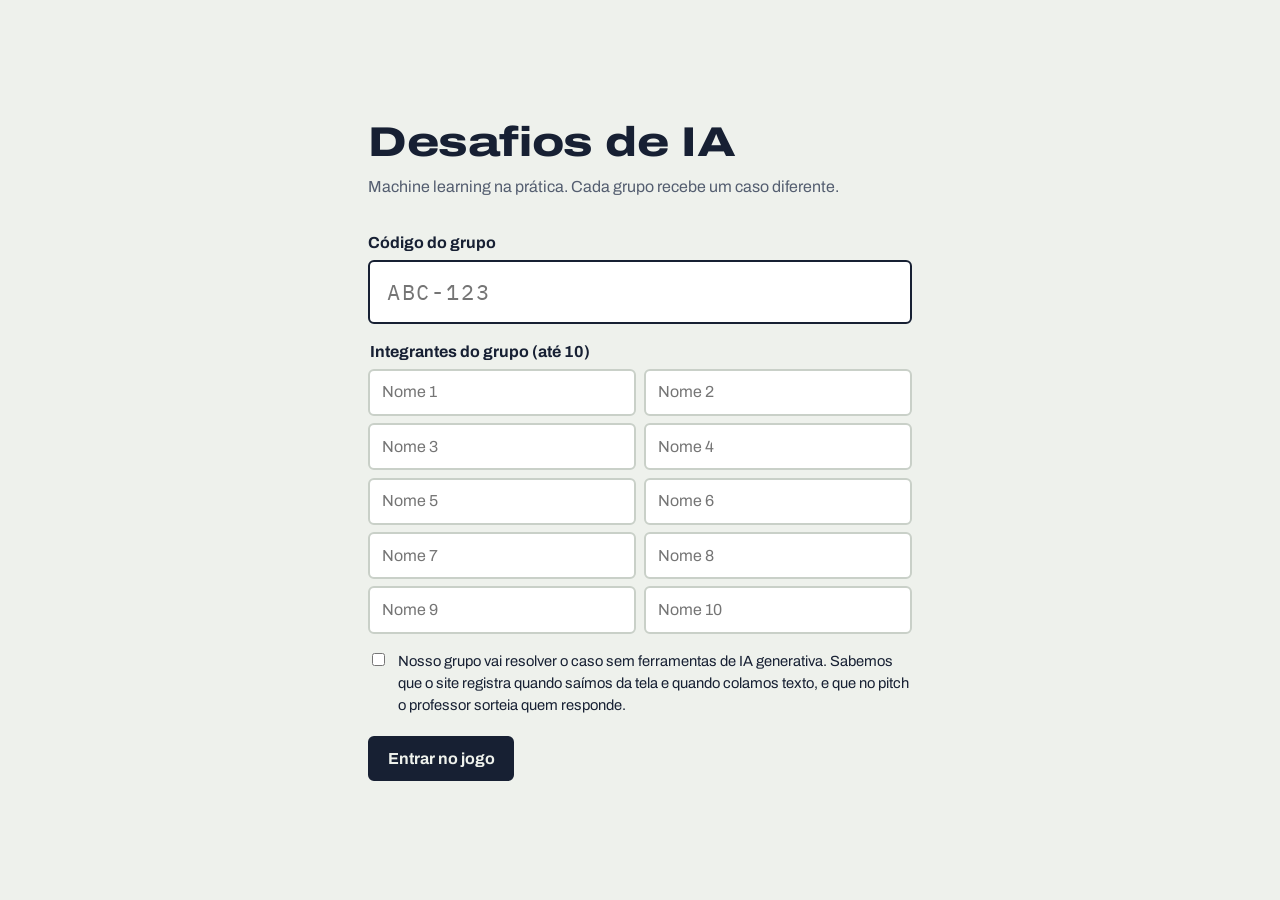
<file: site/index.html>
<!DOCTYPE html>
<html lang="pt-BR">
<head>
<meta charset="utf-8">
<meta name="viewport" content="width=device-width, initial-scale=1">
<meta name="robots" content="noindex">
<title>Desafios de IA</title>
<link rel="preconnect" href="https://fonts.googleapis.com">
<link rel="preconnect" href="https://fonts.gstatic.com" crossorigin>
<link href="https://fonts.googleapis.com/css2?family=Archivo:wdth,wght@100..125,400..800&family=IBM+Plex+Mono:wght@400;600&display=swap" rel="stylesheet">
<link rel="icon" href="data:image/svg+xml,%3Csvg xmlns=%22http://www.w3.org/2000/svg%22 viewBox=%220 0 32 32%22%3E%3Crect width=%2232%22 height=%2232%22 rx=%226%22 fill=%22%23172033%22/%3E%3Crect x=%227%22 y=%229%22 width=%2218%22 height=%2214%22 rx=%222%22 fill=%22%23F4C430%22/%3E%3C/svg%3E">
<link rel="stylesheet" href="assets/estilo.css">
</head>
<body>
<div id="app"></div>
<script src="assets/config.js"></script>
<script src="assets/stats.js"></script>
<script src="assets/comum.js"></script>
<script src="assets/aluno.js"></script>
</body>
</html>
</file>
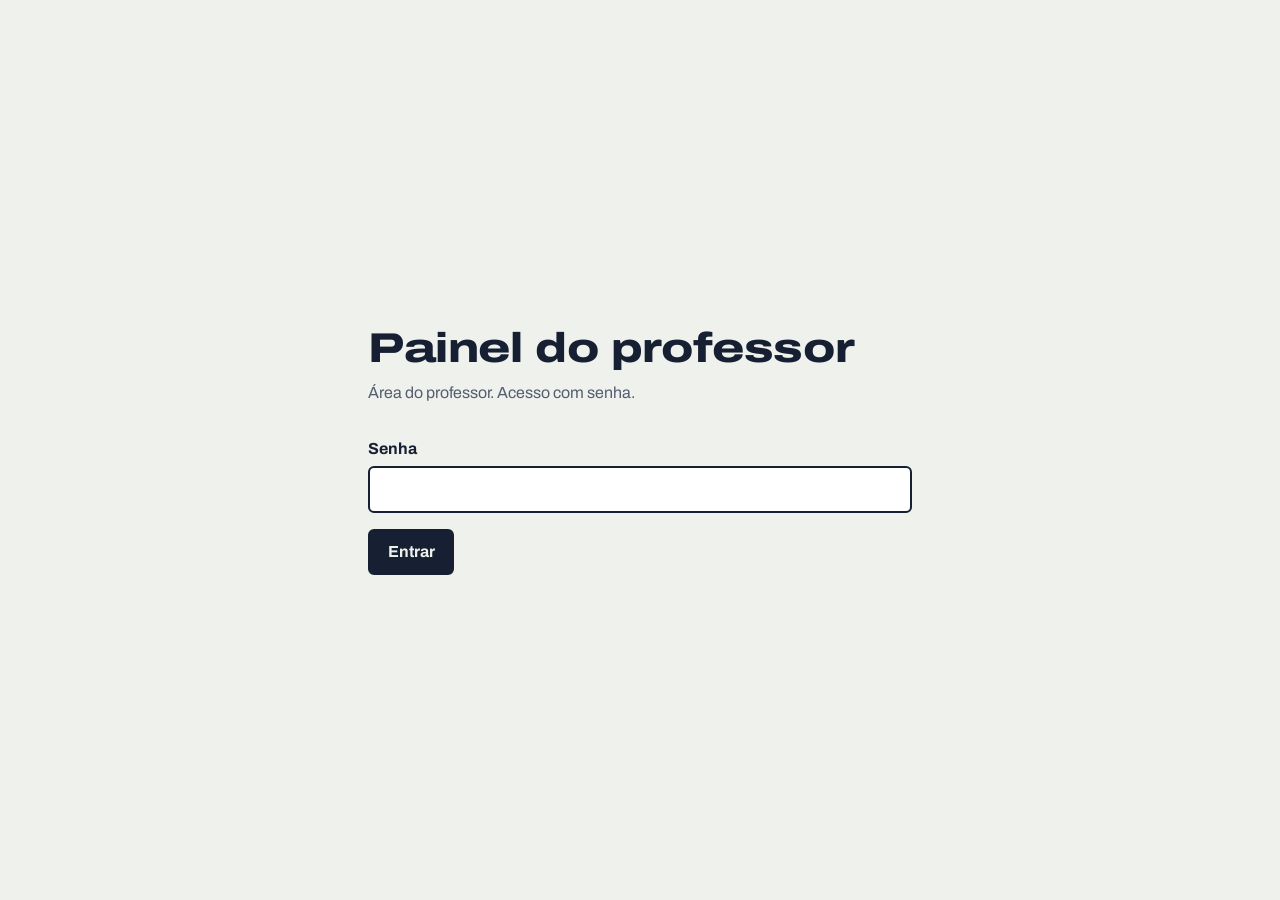
<file: site/professor/index.html>
<!DOCTYPE html>
<html lang="pt-BR">
<head>
<meta charset="utf-8">
<meta name="viewport" content="width=device-width, initial-scale=1">
<meta name="robots" content="noindex">
<title>Painel do professor</title>
<link rel="preconnect" href="https://fonts.googleapis.com">
<link rel="preconnect" href="https://fonts.gstatic.com" crossorigin>
<link href="https://fonts.googleapis.com/css2?family=Archivo:wdth,wght@100..125,400..800&family=IBM+Plex+Mono:wght@400;600&display=swap" rel="stylesheet">
<link rel="icon" href="data:image/svg+xml,%3Csvg xmlns=%22http://www.w3.org/2000/svg%22 viewBox=%220 0 32 32%22%3E%3Crect width=%2232%22 height=%2232%22 rx=%226%22 fill=%22%23172033%22/%3E%3Crect x=%227%22 y=%229%22 width=%2218%22 height=%2214%22 rx=%222%22 fill=%22%23F4C430%22/%3E%3C/svg%3E">
<link rel="stylesheet" href="../assets/estilo.css">
</head>
<body>
<div id="app"></div>
<script>window.DESAFIOS_BASE = '../';</script>
<script src="../assets/config.js"></script>
<script src="../assets/stats.js"></script>
<script src="../assets/comum.js"></script>
<script src="../assets/telao.js"></script>
<script src="../assets/professor.js"></script>
</body>
</html>
</file>
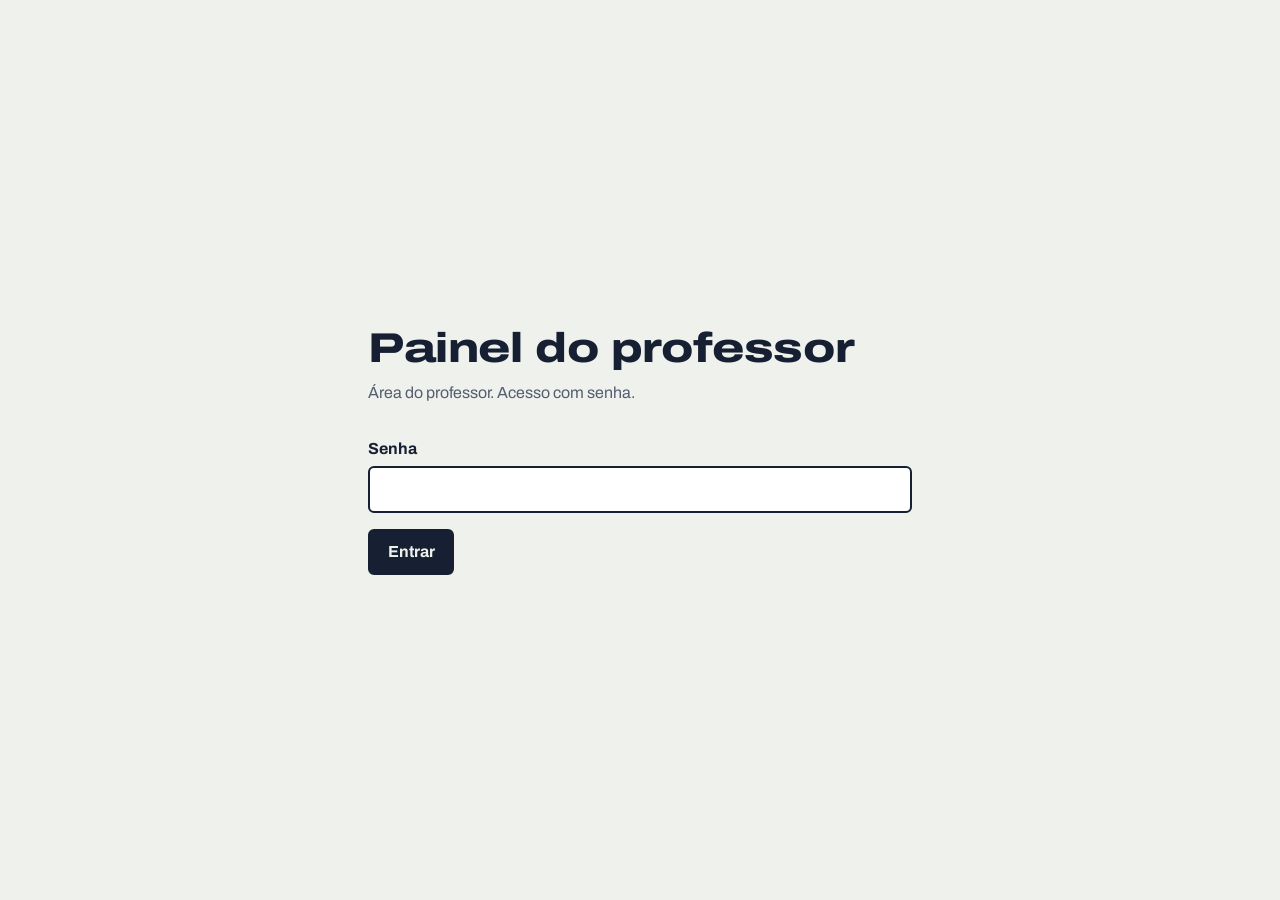
<file: site/professor.html>
<!DOCTYPE html>
<html lang="pt-BR">
<head>
<meta charset="utf-8">
<meta name="viewport" content="width=device-width, initial-scale=1">
<meta name="robots" content="noindex">
<title>Painel do professor</title>
<link rel="preconnect" href="https://fonts.googleapis.com">
<link rel="preconnect" href="https://fonts.gstatic.com" crossorigin>
<link href="https://fonts.googleapis.com/css2?family=Archivo:wdth,wght@100..125,400..800&family=IBM+Plex+Mono:wght@400;600&display=swap" rel="stylesheet">
<link rel="icon" href="data:image/svg+xml,%3Csvg xmlns=%22http://www.w3.org/2000/svg%22 viewBox=%220 0 32 32%22%3E%3Crect width=%2232%22 height=%2232%22 rx=%226%22 fill=%22%23172033%22/%3E%3Crect x=%227%22 y=%229%22 width=%2218%22 height=%2214%22 rx=%222%22 fill=%22%23F4C430%22/%3E%3C/svg%3E">
<link rel="stylesheet" href="assets/estilo.css">
</head>
<body>
<div id="app"></div>
<script src="assets/config.js"></script>
<script src="assets/stats.js"></script>
<script src="assets/comum.js"></script>
<script src="assets/professor.js"></script>
</body>
</html>
</file>
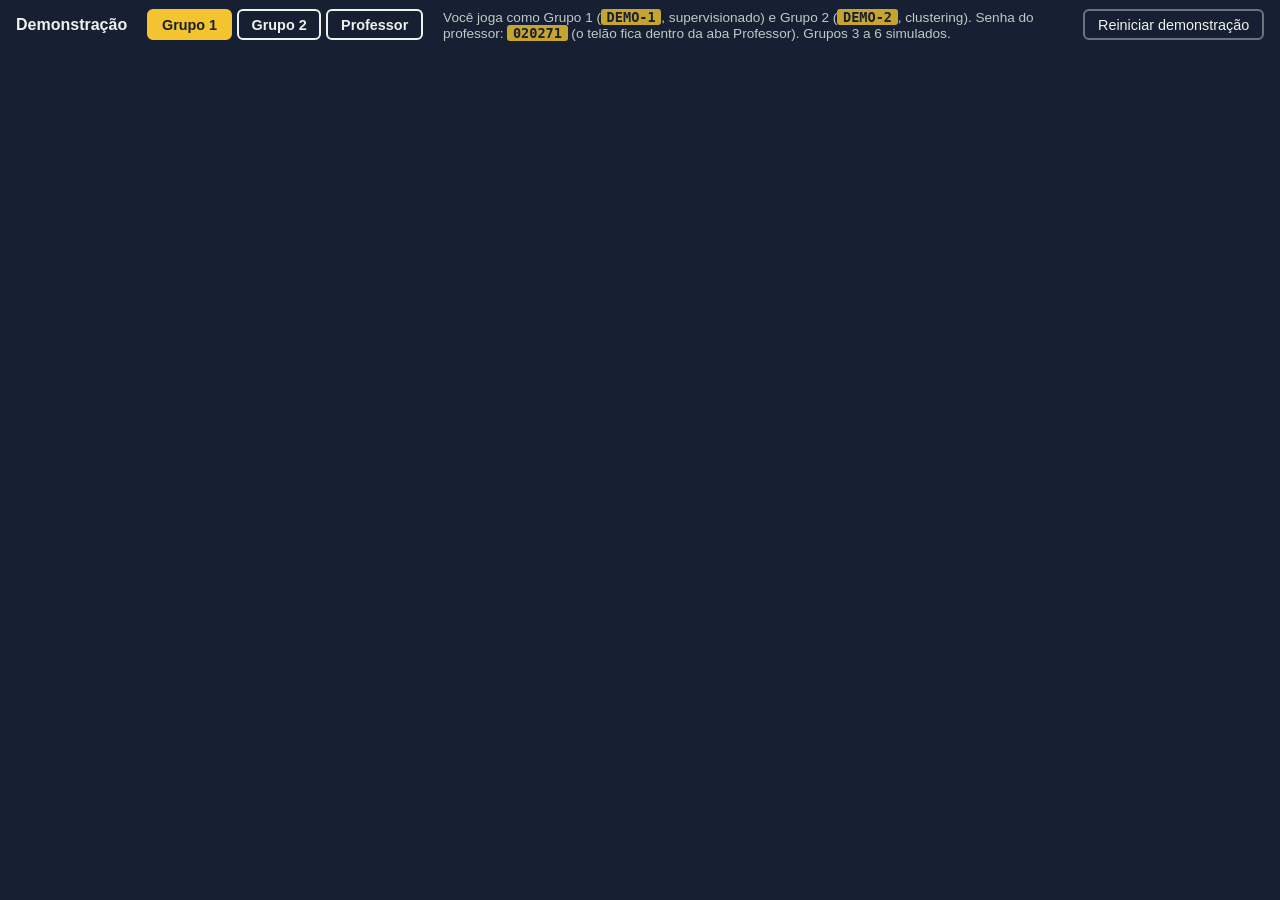
<file: tools/demo-shell.html>
<!DOCTYPE html>
<html lang="pt-BR">
<head>
<meta charset="utf-8">
<meta name="viewport" content="width=device-width, initial-scale=1">
<title>Desafios de IA: demonstração</title>
<style>
  html, body { margin: 0; height: 100%; font-family: "Archivo", "Helvetica Neue", Arial, sans-serif; background: #172033; color: #EEF1EC; }
  .barra { display: flex; flex-wrap: wrap; align-items: center; gap: .5rem 1.25rem; padding: .55rem 1rem; }
  .barra b { font-size: 1rem; }
  .barra .info { font-size: .85rem; opacity: .8; flex: 1; min-width: 16rem; }
  .barra code { background: #F4C430; color: #172033; padding: 0 .35rem; border-radius: 3px; font-weight: 700; }
  .abas { display: flex; gap: .3rem; }
  .abas button, .reiniciar { font: inherit; font-weight: 700; font-size: .9rem; border: 2px solid #EEF1EC; background: transparent; color: #EEF1EC; padding: .35rem .8rem; border-radius: 6px; cursor: pointer; }
  .abas button[aria-selected=true] { background: #F4C430; border-color: #F4C430; color: #172033; }
  .reiniciar { border-color: rgba(238,241,236,.4); font-weight: 400; }
  .quadros { position: absolute; top: 3.2rem; left: 0; right: 0; bottom: 0; }
  iframe { position: absolute; inset: 0; width: 100%; height: 100%; border: 0; background: #EEF1EC; }
  iframe[hidden] { display: block; visibility: hidden; }
  @media (max-width: 760px) { .quadros { top: 6rem; } }
</style>
</head>
<body>
<div class="barra">
  <b>Demonstração</b>
  <div class="abas" role="tablist" id="abas">
    <button role="tab" aria-selected="true" data-aba="aluno1">Grupo 1</button>
    <button role="tab" aria-selected="false" data-aba="aluno2">Grupo 2</button>
    <button role="tab" aria-selected="false" data-aba="professor">Professor</button>
  </div>
  <span class="info">Você joga como Grupo 1 (<code>DEMO-1</code>, supervisionado) e Grupo 2 (<code>DEMO-2</code>, clustering). Senha do professor: <code>020271</code> (o telão fica dentro da aba Professor). Grupos 3 a 6 simulados.</span>
  <button class="reiniciar" type="button" id="reiniciar">Reiniciar demonstração</button>
</div>
<div class="quadros" id="quadros"></div>
<script>/*__STATS__*/</script>
<script>/*__CORE__*/</script>
<script>/*__DADOS__*/</script>
<script>
(function () {
  try { ['desafios.sessao.aluno1', 'desafios.sessao.aluno2', 'desafios.professor'].forEach(function (k) { localStorage.removeItem(k); }); } catch (e) {}
  var ids = Object.keys(CASOS_COMPLETOS);
  /* Um caso diferente por grupo, alternando supervisionado e clustering */
  var preferidos = ['fuga-silenciosa', 'tamanho-unico', 'sinistro-perfeito', 'lojas-sem-perfil', 'patrocinador-fantasma', 'assinantes-invisiveis'];
  var sup = ids.filter(function (id) { return CASOS_COMPLETOS[id]._modelo.tipo !== 'agrupamento'; });
  var agr = ids.filter(function (id) { return CASOS_COMPLETOS[id]._modelo.tipo === 'agrupamento'; });
  var ordem = preferidos.filter(function (id) { return CASOS_COMPLETOS[id]; });
  for (var i = 0; ordem.length < 6; i++) ordem.push((i % 2 ? agr : sup)[Math.floor(i / 2) % (i % 2 ? agr : sup).length] || ids[0]);
  var grupos = ordem.slice(0, 6).map(function (caso, i) { return { codigo: 'DEMO-' + (i + 1), nome: 'Grupo ' + (i + 1), caso: caso }; });
  var SENHA = '020271', mem = {};
  var store = { get: function (k) { return mem[k] ? JSON.parse(mem[k]) : null; }, set: function (k, v) { mem[k] = JSON.stringify(v); }, del: function (k) { delete mem[k]; } };
  window.DEMO_CASOS_PUBLICOS = DEMO_CASOS_PUBLICOS;
  var S = ServerCore.create({ store: store, casos: CASOS_COMPLETOS, config: { chaveProfessor: SENHA, grupos: grupos } });
  /* Antes de o professor mudar de fase, os grupos simulados que ainda não jogaram jogam na hora. */
  window.DEMO_SERVIDOR = { handle: function (req) { if (req && req.acao === 'prof_fase' && req.chave === SENHA) jogarPendentes(); return S.handle(req); } };

  /* ----- Grupos simulados ----- */
  var perfis = {
    'DEMO-3': { p: 0.85, ruim: true, compra: ['m1', 'm2'], membros: ['Larissa', 'Otávio', 'Beatriz'] },
    'DEMO-4': { p: 0.6, ruim: false, escalaErrada: true, compra: ['m4'], membros: ['Rafael', 'Júlia', 'Henrique', 'Sofia'] },
    'DEMO-5': { p: 0.9, ruim: false, compra: ['m1'], membros: ['Camila', 'Diego'] },
    'DEMO-6': { p: 0.75, ruim: true, compra: ['m2'], membros: ['Paula', 'Tiago', 'Renata'] }
  };
  var agenda = {};
  function casoDe(c) { return CASOS_COMPLETOS[grupos.filter(function (g) { return g.codigo === c; })[0].caso]; }
  function sorte(p) { return Math.random() < p; }
  function melhor(gab) { return Object.keys(gab).reduce(function (a, b) { return gab[b] > gab[a] ? b : a; }); }
  function escolher(gab, p) {
    var m = melhor(gab), outros = Object.keys(gab).filter(function (x) { return x !== m; });
    return sorte(p) ? m : outros[Math.floor(Math.random() * outros.length)];
  }
  function respostasBot(codigo, faseId) {
    var pf = perfis[codigo], caso = casoDe(codigo), fase = caso.fases.filter(function (f) { return f.id === faseId; })[0], R = {};
    var est = S.handle({ acao: 'estado', codigo: codigo }), cen = null;
    if (est.evento) Object.keys(caso._evento).forEach(function (k) { if (caso._evento[k].titulo === est.evento.titulo) cen = k; });
    var bons = caso.caixas[0].id, ruins = caso.caixas[1].id;
    fase.itens.forEach(function (it) {
      if (it.tipo === 'escolha') {
        var gab = it._gabarito || (cen ? caso._evento[cen]._gabarito[it.id] : null);
        if (gab) R[it.id] = escolher(gab, pf.p);
        if (pf.escalaErrada && caso._modelo.padroniza && it.id === caso._modelo.padroniza.item) R[it.id] = 'a';
      } else if (it.tipo === 'texto') R[it.id] = 'Resposta do grupo simulado.';
      else if (it.tipo === 'cartas') {
        var m = {}, caixas = caso.caixas.map(function (c) { return c.id; });
        it.cartas.forEach(function (c) { m[c.id] = sorte(pf.p) ? c._gabarito : caixas[Math.floor(Math.random() * 4)]; if (c._gabarito === ruins && m[c.id] === bons) m[c.id] = 'descartar'; });
        if (pf.ruim) { var armadilha = it.cartas.filter(function (c) { return c._gabarito === ruins; })[0]; if (armadilha) m[armadilha.id] = bons; }
        R[it.id] = m;
      } else if (it.tipo === 'simulador') R[it.id] = { pct: pf.p > 0.7 ? 3 + Math.round(Math.random() * 5) : 10 + Math.round(Math.random() * 12) };
      else if (it.tipo === 'agrupamento') R[it.id] = { k: Number(escolher(it._gabarito, pf.p)) };
    });
    return R;
  }
  function jogar(codigo, faseId) {
    var R = respostasBot(codigo, faseId);
    if (faseId === 'f2') perfis[codigo].compra.forEach(function (id) { S.handle({ acao: 'comprar', codigo: codigo, fonteId: id }); });
    if (faseId === 'f3') S.handle({ acao: 'treinar', codigo: codigo, respostas: R });
    S.handle({ acao: 'enviar', codigo: codigo, faseId: faseId, respostas: R });
  }
  function executar(k, c, fid) {
    var a = agenda[k]; if (!a || a.feito) return;
    a.feito = true; clearTimeout(a.t);
    try { jogar(c, fid); } catch (e) {}
  }
  function faseAtual() { return ServerCore.FASES[S.handle({ acao: 'prof_placar', chave: SENHA }).fase]; }
  function jogarPendentes() {
    var fid = faseAtual();
    if (['f1', 'f2', 'f3', 'evento'].indexOf(fid) < 0) return;
    Object.keys(perfis).forEach(function (c) { if (!agenda[c + fid]) agenda[c + fid] = { c: c, f: fid }; executar(c + fid, c, fid); });
  }
  setInterval(function () {
    var fid = faseAtual();
    if (['f1', 'f2', 'f3', 'evento'].indexOf(fid) < 0) return;
    Object.keys(perfis).forEach(function (c) {
      var k = c + fid;
      if (agenda[k]) return;
      agenda[k] = { t: setTimeout(function () { executar(k, c, fid); }, 5000 + Math.random() * 20000), c: c, f: fid };
    });
  }, 1500);
  Object.keys(perfis).forEach(function (c, i) {
    setTimeout(function () { S.handle({ acao: 'entrar', codigo: c, membros: perfis[c].membros }); }, 1500 + i * 1700);
  });

  /* ----- Abas ----- */
  var quadros = document.getElementById('quadros'), abas = document.getElementById('abas'), ifr = {};
  function criar(nome, pagina, nomeJanela) {
    var f = document.createElement('iframe');
    f.title = nome; f.name = nomeJanela || nome; f.srcdoc = PAGINAS[pagina]; f.hidden = true;
    quadros.appendChild(f); ifr[nome] = f;
    return f;
  }
  function mostrar(nome) {
    abas.querySelectorAll('[data-aba]').forEach(function (x) { x.setAttribute('aria-selected', x.dataset.aba === nome ? 'true' : 'false'); });
    for (var k in ifr) ifr[k].hidden = k !== nome;
  }
  criar('aluno1', 'aluno'); criar('aluno2', 'aluno'); criar('professor', 'professor');
  abas.addEventListener('click', function (e) { var b = e.target.closest('[data-aba]'); if (b) mostrar(b.dataset.aba); });
  window.DEMO_ESPIAR = function (codigo, nome) {
    var id = 'espiar-' + codigo;
    if (!ifr[id]) {
      criar(id, 'espiar', 'espiar:' + codigo);
      var b = document.createElement('button');
      b.setAttribute('role', 'tab'); b.dataset.aba = id; b.textContent = 'Tela do ' + nome;
      abas.appendChild(b);
    }
    mostrar(id);
  };
  mostrar('aluno1');
  document.getElementById('reiniciar').addEventListener('click', function () { location.reload(); });
})();
</script>
</body>
</html>
</file>
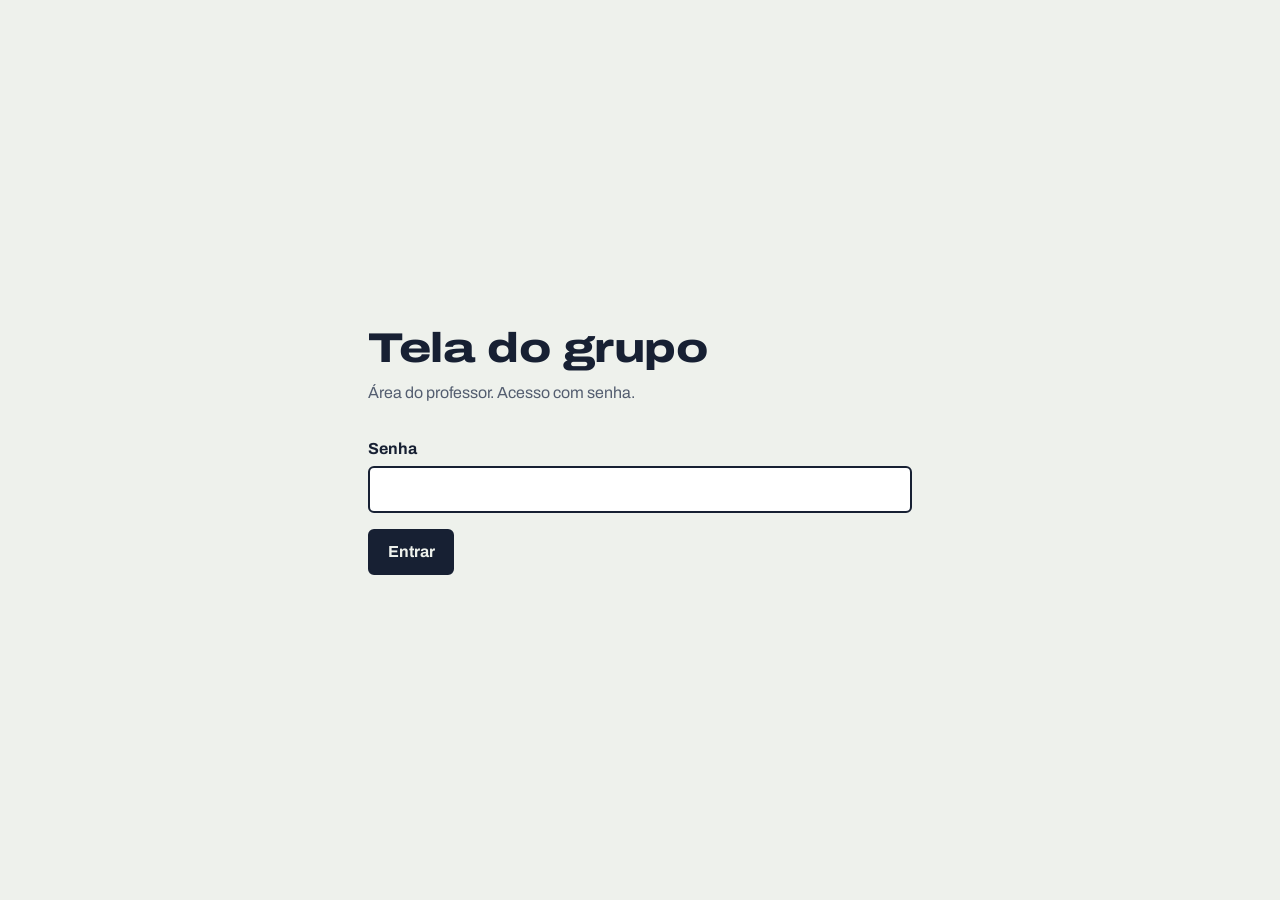
<file: site/professor/grupo.html>
<!DOCTYPE html>
<html lang="pt-BR">
<head>
<meta charset="utf-8">
<meta name="viewport" content="width=device-width, initial-scale=1">
<meta name="robots" content="noindex">
<title>Tela do grupo</title>
<link rel="preconnect" href="https://fonts.googleapis.com">
<link rel="preconnect" href="https://fonts.gstatic.com" crossorigin>
<link href="https://fonts.googleapis.com/css2?family=Archivo:wdth,wght@100..125,400..800&family=IBM+Plex+Mono:wght@400;600&display=swap" rel="stylesheet">
<link rel="icon" href="data:image/svg+xml,%3Csvg xmlns=%22http://www.w3.org/2000/svg%22 viewBox=%220 0 32 32%22%3E%3Crect width=%2232%22 height=%2232%22 rx=%226%22 fill=%22%23172033%22/%3E%3Crect x=%227%22 y=%229%22 width=%2218%22 height=%2214%22 rx=%222%22 fill=%22%23F4C430%22/%3E%3C/svg%3E">
<link rel="stylesheet" href="../assets/estilo.css">
</head>
<body>
<div id="app"></div>
<script>window.DESAFIOS_BASE = '../'; window.DESAFIOS_ESPIAR = true;</script>
<script src="../assets/config.js"></script>
<script src="../assets/stats.js"></script>
<script src="../assets/comum.js"></script>
<script src="../assets/aluno.js"></script>
</body>
</html>
</file>
<file: site/assets/estilo.css>
/* Desafios de IA: estilo comum das três telas */
:root {
  --papel: #EEF1EC;
  --papel-2: #E2E7E1;
  --cartao: #FFFFFF;
  --tinta: #172033;
  --grafite: #545E70;
  --linha: #C9D0C8;
  --marca: #F4C430;
  --marca-suave: #FBEBB0;
  --feature: #1E7F6E;
  --vazamento: #C2412D;
  --sensivel: #6A4C9C;
  --descartar: #7D838D;
  --ok: #1E7F6E;
  --erro: #B3261E;
  --raio: 6px;
  --sans: "Archivo", "Helvetica Neue", Arial, sans-serif;
  --mono: "IBM Plex Mono", ui-monospace, Menlo, Consolas, monospace;
}
* { box-sizing: border-box; }
html, body { margin: 0; }
body { font-family: var(--sans); color: var(--tinta); background: var(--papel); font-size: 16px; line-height: 1.5; -webkit-font-smoothing: antialiased; }
h1, h2, h3 { font-stretch: 125%; font-weight: 800; letter-spacing: -0.01em; line-height: 1.15; margin: 0 0 .5em; }
h1 { font-size: 2rem; } h2 { font-size: 1.4rem; } h3 { font-size: 1.05rem; }
p { margin: 0 0 .8em; }
button, input, textarea, select { font: inherit; color: inherit; }
button { cursor: pointer; }
:focus-visible { outline: 3px solid var(--marca); outline-offset: 2px; }
.mono { font-family: var(--mono); }
.oculto { display: none !important; }
.sr { position: absolute; width: 1px; height: 1px; overflow: hidden; clip: rect(0 0 0 0); }

/* Botões */
.btn { border: 2px solid var(--tinta); background: var(--cartao); padding: .55em 1.1em; border-radius: var(--raio); font-weight: 700; transition: background .15s; }
.btn:hover { background: var(--papel-2); }
.btn:disabled { opacity: .45; cursor: not-allowed; }
.btn-forte { background: var(--tinta); color: var(--papel); }
.btn-forte:hover { background: #24304a; }
.btn-marca { background: var(--marca); border-color: var(--tinta); }
.btn-marca:hover { background: #f7d156; }
.btn-perigo { border-color: var(--erro); color: var(--erro); }
.btn-pequeno { padding: .3em .7em; font-size: .85rem; border-width: 1.5px; }
.btn-confirmar { background: var(--marca); }

/* Campos */
.campo { display: block; margin-bottom: 1rem; }
.campo span { display: block; font-weight: 700; margin-bottom: .3rem; }
input[type=text], input[type=password], textarea { width: 100%; padding: .6em .75em; border: 2px solid var(--linha); border-radius: var(--raio); background: var(--cartao); }
input[type=text]:focus, input[type=password]:focus, textarea:focus { border-color: var(--tinta); outline: none; }
textarea { resize: vertical; min-height: 5.5em; }

/* Mensagens */
.aviso { padding: .7em 1em; border-radius: var(--raio); background: var(--marca-suave); border-left: 4px solid var(--marca); margin: 1rem 0; }
.aviso-erro { background: #F6DEDB; border-left-color: var(--erro); }
.toast { position: fixed; bottom: 1.25rem; left: 50%; transform: translateX(-50%); background: var(--tinta); color: var(--papel); padding: .7em 1.2em; border-radius: var(--raio); z-index: 90; max-width: 90vw; box-shadow: 0 6px 24px rgba(23,32,51,.25); }
.toast.erro { background: var(--erro); }

/* Login */
.entrada { min-height: 100vh; display: grid; place-items: center; padding: 2rem 1rem; }
.entrada-caixa h1 { font-size: 2.6rem; margin-bottom: .2em; }
.entrada-caixa .sub { color: var(--grafite); margin-bottom: 2rem; }
.membros-grade { display: grid; grid-template-columns: 1fr 1fr; gap: .45rem; }
.entrada-caixa { width: min(34rem, 100%); }
.codigo-input { font-family: var(--mono); font-size: 1.4rem; letter-spacing: .08em; text-transform: uppercase; }

/* ---------- Tela do aluno ---------- */
.topo { position: sticky; top: 0; z-index: 20; background: var(--tinta); color: var(--papel); display: grid; grid-template-columns: 1fr auto 1fr; align-items: center; gap: 1rem; padding: .6rem 1.25rem; }
.topo-caso strong { display: block; font-stretch: 125%; font-weight: 800; font-size: 1.05rem; }
.topo-caso small { opacity: .75; }
.trilha { display: flex; gap: .25rem; list-style: none; margin: 0; padding: 0; }
.trilha li { display: flex; align-items: center; gap: .4rem; padding: .25rem .6rem; border-radius: 999px; font-size: .82rem; opacity: .55; white-space: nowrap; }
.trilha li b { display: inline-grid; place-items: center; width: 1.45rem; height: 1.45rem; border-radius: 50%; border: 1.5px solid currentColor; font-size: .75rem; }
.trilha li.atual { opacity: 1; background: var(--marca); color: var(--tinta); font-weight: 700; }
.trilha li.feita { opacity: .9; }
.trilha li.feita b { background: var(--papel); color: var(--tinta); border-color: var(--papel); }
.topo-status { display: flex; justify-content: flex-end; align-items: center; gap: 1.25rem; }
.relogio { font-family: var(--mono); font-size: 1.7rem; font-weight: 600; font-variant-numeric: tabular-nums; min-width: 4.2ch; text-align: right; }
.relogio.apertado { color: var(--marca); }
.relogio.zerado { color: #ff9b8f; }
.medidor { text-align: right; line-height: 1.15; }
.medidor b { display: block; font-size: 1.15rem; font-variant-numeric: tabular-nums; }
.medidor small { opacity: .7; font-size: .75rem; }

:root { --topo-h: 3.6rem; --rodape-h: 0px; }
html { scroll-padding-top: var(--topo-h); scroll-padding-bottom: var(--rodape-h); }
.palco { display: grid; grid-template-columns: minmax(18rem, 25rem) 1fr; gap: 0; min-height: calc(100vh - var(--topo-h)); }
.palco.dossie-fechado { grid-template-columns: 2.6rem 1fr; }
.dossie { background: var(--papel-2); border-right: 2px solid var(--linha); padding: 1.25rem 1.25rem calc(1.5rem + var(--rodape-h)); position: sticky; top: var(--topo-h); height: calc(100vh - var(--topo-h)); height: calc(100dvh - var(--topo-h)); overflow-y: auto; overscroll-behavior: contain; scroll-padding-bottom: calc(1rem + var(--rodape-h)); }
.dossie-fechado .dossie { padding: .5rem .3rem; overflow: hidden; }
.dossie-fechado .dossie-conteudo { display: none; }
.dossie-alternar { background: none; border: 0; font-weight: 700; color: var(--grafite); padding: .2rem 0; margin-bottom: .75rem; }
.dossie-fechado .dossie-alternar { writing-mode: vertical-rl; transform: rotate(180deg); }
.email { background: var(--cartao); border-radius: var(--raio); padding: 1rem 1.1rem; margin-bottom: 1.25rem; border-top: 5px solid var(--tinta); }
.email-cab { font-size: .85rem; color: var(--grafite); border-bottom: 1px solid var(--linha); padding-bottom: .5rem; margin-bottom: .75rem; }
.email-cab b { color: var(--tinta); }
.email p { font-size: .95rem; }
.ficha-contexto { border-left: 3px solid var(--linha); padding-left: .8rem; margin-bottom: .9rem; font-size: .9rem; }
.ficha-contexto b { display: block; }
.dicas-compradas .dica { background: var(--marca-suave); border-radius: var(--raio); padding: .7rem .8rem; margin-bottom: .6rem; font-size: .9rem; }

.missao { padding: 1.5rem 2rem calc(2.5rem + var(--rodape-h)); max-width: 64rem; }
.missao-cab { margin-bottom: 1.5rem; }
.missao-cab .missao-texto { font-size: 1.08rem; max-width: 46rem; }
.item { margin-bottom: 2rem; }
.item-enunciado { font-weight: 700; font-size: 1.05rem; margin-bottom: .6rem; }
.opcoes { display: grid; gap: .45rem; }
.opcao { display: flex; gap: .75rem; align-items: flex-start; background: var(--cartao); border: 2px solid transparent; border-radius: var(--raio); padding: .7rem .9rem; cursor: pointer; }
.opcao:hover { border-color: var(--linha); }
.opcao input { margin-top: .3em; accent-color: var(--tinta); }
.opcao.marcada { border-color: var(--tinta); box-shadow: inset 4px 0 0 var(--marca); }
.travado .opcao { cursor: default; }
.contador { font-size: .8rem; color: var(--grafite); text-align: right; }

/* Cartas */
.missao.missao-larga { max-width: 92rem; }
.mesa { display: grid; grid-template-columns: minmax(15rem, 17.5rem) 1fr; gap: 1rem; align-items: start; }
.mesa-lado { position: sticky; top: calc(var(--topo-h) + 1rem); }
.monte { display: flex; flex-direction: column; gap: .5rem; min-height: 6rem; max-height: calc(100vh - var(--topo-h) - var(--rodape-h) - 6.5rem); max-height: calc(100dvh - var(--topo-h) - var(--rodape-h) - 6.5rem); overflow-y: auto; padding: .6rem; border: 2px dashed var(--linha); border-radius: var(--raio); }
.monte .carta { width: 100%; }
.monte-vazio { color: var(--grafite); font-size: .9rem; align-self: center; }
.carta { width: 14.5rem; background: var(--cartao); border-radius: 4px; padding: .55rem .7rem .6rem; border-top: 4px solid var(--tinta); box-shadow: 0 1px 0 var(--linha), 0 2px 6px rgba(23,32,51,.08); cursor: grab; position: relative; touch-action: manipulation; }
.carta.movel { touch-action: none; }
.carta.movel:active { cursor: grabbing; }
.carta.fantasma { position: fixed; left: 0; top: 0; z-index: 75; pointer-events: none; cursor: grabbing; box-shadow: 0 14px 34px rgba(23,32,51,.28); opacity: .96; }
.carta.fantasma .carta-desc, .carta.fantasma .carta-ex { display: none; }
body.arrastando-carta, body.arrastando-carta * { cursor: grabbing !important; }
.carta.selecionada { outline: 3px solid var(--marca); outline-offset: 2px; }
.carta.arrastando { opacity: .4; }
.carta-nome { font-family: var(--mono); font-weight: 600; font-size: .86rem; word-break: break-all; margin-bottom: .25rem; }
.carta-desc { font-size: .8rem; line-height: 1.35; color: var(--grafite); margin-bottom: .4rem; }
.carta-ex { display: flex; flex-wrap: wrap; gap: .25rem; }
.carta-ex span { font-family: var(--mono); font-size: .7rem; background: var(--papel); border-radius: 3px; padding: 0 .3rem; }
.caixas { display: grid; grid-template-columns: repeat(2, 1fr); gap: .75rem; }
.caixa { border: 2px solid var(--cor); border-radius: var(--raio); background: color-mix(in srgb, var(--cor) 7%, var(--papel)); min-height: 12rem; display: flex; flex-direction: column; }
.caixa.alvo { background: color-mix(in srgb, var(--cor) 22%, var(--papel)); box-shadow: 0 0 0 3px var(--cor); }
.monte.alvo { border-color: var(--tinta); background: var(--papel-2); }
.caixa-cab { background: var(--cor); color: #fff; padding: .45rem .7rem; border-radius: 3px 3px 0 0; }
.caixa-cab b { display: block; font-size: .95rem; }
.caixa-cab small { font-size: .74rem; opacity: .9; line-height: 1.25; display: block; }
.caixa-corpo { padding: .5rem; display: flex; flex-direction: column; gap: .4rem; flex: 1; }
.caixa .carta { width: 100%; border-top-color: var(--cor); }
.caixa .carta .carta-desc, .caixa .carta .carta-ex { display: none; }
.caixa .carta:hover .carta-desc, .caixa .carta.selecionada .carta-desc { display: block; }
.caixa[data-caixa=feature] { --cor: var(--feature); }
.caixa[data-caixa=vazamento] { --cor: var(--vazamento); }
.caixa[data-caixa=sensivel] { --cor: var(--sensivel); }
.caixa[data-caixa=descartar] { --cor: var(--descartar); }
.caixa[data-caixa=agrupar] { --cor: var(--feature); }
.caixa[data-caixa=descrever] { --cor: #2F5DA8; }
.caixa-botao { margin: .3rem .5rem .5rem; border: 1.5px dashed var(--cor); background: transparent; color: var(--cor); border-radius: var(--raio); padding: .35rem; font-weight: 700; font-size: .8rem; }

/* Mercado e dicas */
.fontes { display: grid; grid-template-columns: repeat(auto-fill, minmax(15rem, 1fr)); gap: .75rem; }
.fonte { background: var(--cartao); border-radius: var(--raio); padding: .9rem 1rem; display: flex; flex-direction: column; gap: .5rem; border: 2px solid transparent; }
.fonte.comprada { border-color: var(--feature); }
.fonte p { font-size: .9rem; color: var(--grafite); flex: 1; margin: 0; }
.fonte-rodape { display: flex; justify-content: space-between; align-items: center; gap: .5rem; }
.preco { font-weight: 800; font-variant-numeric: tabular-nums; }
.selo { display: inline-block; font-size: .75rem; font-weight: 700; padding: .1rem .5rem; border-radius: 999px; background: var(--feature); color: #fff; }
.dicas-fase { display: flex; flex-wrap: wrap; gap: .5rem; margin-top: .5rem; }

/* Simulador */
.lab { background: var(--cartao); border-radius: var(--raio); padding: 1.2rem 1.3rem; }
.lab-placar { display: grid; grid-template-columns: repeat(3, 1fr); gap: 1rem; margin: 1rem 0 1.25rem; }
.lab-num b { display: block; font-family: var(--mono); font-size: 2.3rem; line-height: 1.1; font-weight: 600; font-variant-numeric: tabular-nums; }
.lab-num small { color: var(--grafite); font-size: .82rem; line-height: 1.3; display: block; }
.regua { margin: 1rem 0 .5rem; }
.regua input[type=range] { width: 100%; accent-color: var(--tinta); }
.regua-leitura { display: flex; justify-content: space-between; align-items: baseline; }
.regua-leitura b { font-family: var(--mono); font-size: 1.6rem; }
.matriz { display: grid; grid-template-columns: auto 1fr 1fr; gap: 2px; font-size: .88rem; margin: 1rem 0; max-width: 34rem; }
.matriz > div { padding: .45rem .6rem; background: var(--papel); }
.matriz .mh { background: transparent; font-weight: 700; color: var(--grafite); font-size: .78rem; }
.matriz .acerto { background: color-mix(in srgb, var(--feature) 16%, var(--papel)); }
.matriz .erro { background: color-mix(in srgb, var(--vazamento) 14%, var(--papel)); }
.matriz b { font-family: var(--mono); font-size: 1.05rem; display: block; }
.contas { display: grid; grid-template-columns: repeat(auto-fit, minmax(9rem, 1fr)); gap: .5rem; }
.contas div { border-top: 2px solid var(--linha); padding-top: .35rem; }
.contas b { font-family: var(--mono); display: block; font-size: 1.1rem; }
.contas small { color: var(--grafite); font-size: .78rem; }
.contas .destaque b { background: var(--marca-suave); padding: 0 .25rem; }

/* Evento */
.alerta-producao { background: var(--tinta); color: var(--papel); border-radius: var(--raio); padding: 1.3rem 1.5rem; margin-bottom: 1.5rem; }
.alerta-producao h2 { color: var(--marca); }
.queda { display: flex; align-items: flex-end; gap: 2.5rem; flex-wrap: wrap; margin: .75rem 0 1rem; }
.queda small { display: block; font-size: .8rem; opacity: .75; }
.queda span { font-family: var(--mono); font-weight: 600; font-variant-numeric: tabular-nums; }
.queda .de span { font-size: 1.7rem; opacity: .65; }
.queda .para span { font-size: 2.8rem; color: #ff9b8f; }
.evidencias { margin: 0; padding-left: 1.1rem; }
.evidencias li { margin-bottom: .4rem; }

/* Envio */
.rodape-envio { position: fixed; bottom: 0; right: 0; left: 0; display: flex; justify-content: flex-end; align-items: center; gap: 1rem; padding: .7rem 1.5rem; background: color-mix(in srgb, var(--papel) 92%, transparent); border-top: 2px solid var(--linha); z-index: 15; backdrop-filter: blur(4px); }
.rodape-envio .pendencias { color: var(--grafite); font-size: .9rem; }
.selado { background: var(--cartao); border-radius: var(--raio); padding: 1.1rem 1.3rem; border-left: 5px solid var(--feature); margin-bottom: 1.5rem; }
.selado b { font-size: 1.15rem; }

/* Ficha do modelo */
.ficha { background: var(--cartao); border-radius: var(--raio); padding: 1.5rem 1.75rem; border-top: 8px solid var(--marca); }
.ficha-cab { display: flex; justify-content: space-between; gap: 1rem; align-items: baseline; border-bottom: 2px solid var(--tinta); margin-bottom: 1rem; padding-bottom: .5rem; }
.ficha-cab h2 { margin: 0; }
.ficha-secao { margin-bottom: 1.1rem; }
.ficha-secao h3 { font-size: .95rem; color: var(--grafite); font-stretch: 100%; margin-bottom: .35rem; }
.ficha dl { display: grid; grid-template-columns: 13rem 1fr; gap: .25rem 1rem; margin: 0; }
.ficha dt { font-weight: 700; font-size: .9rem; }
.ficha dd { margin: 0; font-size: .92rem; }
.ficha dd.codigo { font-family: var(--mono); font-size: .82rem; }
.ficha dd.citacao { font-style: italic; }
.sorteio-faixa { background: var(--marca); padding: 1rem 1.25rem; border-radius: var(--raio); margin-bottom: 1rem; font-size: 1.15rem; }
.sorteio-faixa b { font-stretch: 125%; font-size: 1.5rem; display: block; }

/* Revelação */
.revela-armadilha { background: var(--tinta); color: var(--papel); border-radius: var(--raio); padding: 1.5rem; margin-bottom: 1.5rem; }
.revela-armadilha h2 { color: var(--marca); font-size: 1.9rem; }
.revela-armadilha ul { margin: .5rem 0 0; padding-left: 1.1rem; }
.revela-fase { margin-bottom: 2rem; }
.revela-item { background: var(--cartao); border-radius: var(--raio); padding: .9rem 1.1rem; margin-bottom: .6rem; }
.revela-item .pts { float: right; font-family: var(--mono); font-weight: 600; }
.revela-item .sua { color: var(--grafite); }
.revela-item .certa { color: var(--ok); font-weight: 700; }
.revela-cartas { width: 100%; border-collapse: collapse; font-size: .85rem; }
.revela-cartas td, .revela-cartas th { text-align: left; padding: .35rem .5rem; border-bottom: 1px solid var(--linha); vertical-align: top; }
.revela-cartas .nok td:first-child { box-shadow: inset 4px 0 0 var(--vazamento); }
.revela-cartas .ok td:first-child { box-shadow: inset 4px 0 0 var(--feature); }

/* Marca d'água e proteção */
.protegido, .protegido * { -webkit-user-select: none; user-select: none; }
.protegido textarea, .protegido input { -webkit-user-select: text; user-select: text; }
.marca-dagua { position: fixed; inset: 0; pointer-events: none; z-index: 60; opacity: .06; overflow: hidden; }
.marca-dagua div { position: absolute; inset: -50%; display: flex; flex-wrap: wrap; gap: 3rem 4rem; transform: rotate(-24deg); align-content: flex-start; font-family: var(--mono); font-size: 1.1rem; font-weight: 600; color: var(--tinta); }

/* ---------- Professor ---------- */
.prof { padding: 1.25rem 1.5rem 4rem; }
.prof-barra { display: flex; flex-wrap: wrap; gap: 1rem 2rem; align-items: center; background: var(--tinta); color: var(--papel); padding: 1rem 1.25rem; border-radius: var(--raio); margin-bottom: 1.25rem; }
.prof-barra .fase-nome { font-stretch: 125%; font-weight: 800; font-size: 1.35rem; }
.prof-barra .btn { border-color: var(--papel); background: transparent; color: var(--papel); }
.prof-barra .btn-marca { background: var(--marca); color: var(--tinta); border-color: var(--marca); }
.prof-barra .acoes { display: flex; flex-wrap: wrap; gap: .5rem; margin-left: auto; }
.tabela-prof { width: 100%; border-collapse: collapse; background: var(--cartao); border-radius: var(--raio); overflow: hidden; font-size: .88rem; }
.tabela-prof th { text-align: left; background: var(--papel-2); padding: .55rem .6rem; font-size: .78rem; color: var(--grafite); }
.tabela-prof td { padding: .55rem .6rem; border-top: 1px solid var(--papel-2); vertical-align: top; }
.tabela-prof { table-layout: fixed; }
.tabela-prof col.c-grupo { width: 18%; } .tabela-prof col.c-fases { width: 14%; } .tabela-prof col.c-pontos { width: 10%; }
.tabela-prof col.c-metrica { width: 14%; } .tabela-prof col.c-sinais { width: 17%; } .tabela-prof col.c-comp { width: 14%; } .tabela-prof col.c-acoes { width: 13%; }
.tabela-prof .chips { gap: .15rem; }
.tabela-prof .chip { padding: .05rem .3rem; }
.tabela-prof .acoes-linha .btn { font-size: .76rem; padding: .35rem .45rem; white-space: nowrap; width: 100%; text-align: center; box-sizing: border-box; }
.tabela-prof td { overflow-wrap: anywhere; }
.tabela-prof td.pontos b { display: block; font-family: var(--mono); font-size: 1.25rem; line-height: 1.2; }
.tabela-prof td.pontos span { display: block; font-size: .74rem; color: var(--grafite); }
.tabela-prof td.metrica { font-family: var(--mono); font-size: .8rem; }
.tabela-prof td.metrica .vazio { font-family: var(--sans); color: var(--grafite); }
.ponto-on { display: inline-block; width: .6rem; height: .6rem; border-radius: 50%; background: var(--descartar); margin-right: .35rem; }
.ponto-on.on { background: #2BB673; }
.chips { display: flex; gap: .2rem; flex-wrap: wrap; }
.chip { font-size: .7rem; font-weight: 700; padding: .05rem .4rem; border-radius: 3px; background: var(--papel-2); color: var(--grafite); }
.chip.enviado { background: var(--feature); color: #fff; }
.chip.tempo { background: var(--descartar); color: #fff; }
.chip.rascunho { background: var(--marca-suave); color: var(--tinta); }
.bandeira { display: block; font-size: .75rem; font-weight: 700; color: var(--vazamento); }
.bandeira.violeta { color: var(--sensivel); }
.alerta-tel { color: var(--erro); font-weight: 700; }
.acoes-linha { display: flex; flex-direction: column; gap: .3rem; }
.modal-fundo { position: fixed; inset: 0; background: rgba(23,32,51,.55); z-index: 80; display: grid; place-items: center; padding: 1rem; }
.modal { background: var(--papel); border-radius: var(--raio); width: min(60rem, 100%); max-height: 90vh; overflow-y: auto; padding: 1.5rem; }
.modal-cab { display: flex; justify-content: space-between; align-items: center; margin-bottom: 1rem; }
.secao-prof { margin-top: 1.75rem; }
.codigos { display: flex; flex-wrap: wrap; gap: .5rem; }
.codigos span { background: var(--cartao); padding: .35rem .7rem; border-radius: var(--raio); font-size: .9rem; }

/* ---------- Telão ---------- */
.telao { background: var(--tinta); color: var(--papel); min-height: 100vh; padding: 1.5rem 2.25rem; display: grid; grid-template-rows: auto 1fr; gap: 1.25rem; }
.telao-cab { display: flex; justify-content: space-between; align-items: flex-end; border-bottom: 2px solid rgba(238,241,236,.2); padding-bottom: .9rem; }
.telao-cab h1 { font-size: clamp(1.6rem, 3vw, 2.6rem); margin: 0; }
.telao-cab small { opacity: .65; font-size: 1rem; }
.telao-relogio { font-family: var(--mono); font-size: clamp(3rem, 7vw, 5.5rem); font-weight: 600; line-height: 1; font-variant-numeric: tabular-nums; }
.telao-relogio.apertado { color: var(--marca); }
.telao-relogio.zerado { color: #ff9b8f; }
.telao-corpo { display: grid; grid-template-columns: 1fr 24rem; gap: 2rem; align-items: start; }
.raias { display: flex; flex-direction: column; gap: .6rem; position: relative; }
.raia { display: grid; grid-template-columns: 2.6rem 15rem 1fr 5.5rem; align-items: center; gap: 1rem; padding: .55rem .9rem; background: rgba(238,241,236,.06); border-radius: var(--raio); transition: transform .8s cubic-bezier(.2,.8,.2,1), background .3s; }
.raia-pos { font-family: var(--mono); font-size: 1.7rem; font-weight: 600; opacity: .6; }
.raia:first-child .raia-pos { color: var(--marca); opacity: 1; }
.raia-nome b { display: block; font-stretch: 125%; font-size: 1.25rem; font-weight: 800; }
.raia-nome small { opacity: .65; font-size: .85rem; }
.raia-barra { height: 1.1rem; background: rgba(238,241,236,.1); border-radius: 3px; position: relative; overflow: hidden; }
.raia-barra i { position: absolute; inset: 0 auto 0 0; background: var(--papel); border-radius: 3px; transition: width .9s cubic-bezier(.2,.8,.2,1); }
.raia:first-child .raia-barra i { background: var(--marca); }
.raia-meta { display: flex; gap: .4rem; margin-top: .35rem; font-size: .78rem; align-items: center; }
.raia-meta .passo { width: 1.5rem; height: .35rem; border-radius: 2px; background: rgba(238,241,236,.18); }
.raia-meta .passo.enviado { background: var(--papel); }
.raia-meta .passo.tempo { background: rgba(238,241,236,.45); }
.raia-meta .auc { font-family: var(--mono); margin-left: .5rem; opacity: .85; }
.raia-total { font-family: var(--mono); font-size: 2rem; font-weight: 600; text-align: right; font-variant-numeric: tabular-nums; }
.raia.caiu { animation: caiu 2.4s ease-out; }
@keyframes caiu { 0%, 30% { background: rgba(255,120,100,.55); } 100% { background: rgba(238,241,236,.06); } }
.mural h2 { font-size: 1rem; font-stretch: 100%; opacity: .65; }
.mural ol { list-style: none; margin: 0; padding: 0; display: flex; flex-direction: column; gap: .5rem; }
.mural li { padding: .55rem .75rem; border-left: 3px solid rgba(238,241,236,.3); background: rgba(238,241,236,.05); font-size: .95rem; }
.mural li.m-alta { border-left-color: var(--marca); }
.mural li.m-queda { border-left-color: #ff7864; color: #ffc4ba; }
.mural li.m-fase { border-left-color: var(--papel); font-weight: 700; }
.telao-ficha { display: grid; grid-template-columns: 1fr 22rem; gap: 2rem; color: var(--tinta); }
.telao-ficha .ficha { font-size: 1.05rem; }
.telao-ficha .ficha dl { grid-template-columns: 15rem 1fr; }
.sorteado { background: var(--marca); color: var(--tinta); border-radius: var(--raio); padding: 1.5rem; align-self: start; }
.sorteado small { font-size: 1rem; }
.sorteado b { display: block; font-stretch: 125%; font-weight: 800; font-size: clamp(2rem, 4vw, 3.4rem); line-height: 1.05; margin: .3rem 0; }
.sorteado.anima b { animation: surge .6s cubic-bezier(.2,.8,.2,1.2); }
@keyframes surge { from { transform: scale(.6); opacity: 0; } to { transform: scale(1); opacity: 1; } }
.armadilhas { display: grid; grid-template-columns: repeat(auto-fit, minmax(20rem, 1fr)); gap: 1.25rem; }
.armadilha { background: rgba(238,241,236,.07); border-radius: var(--raio); padding: 1.25rem 1.4rem; border-top: 5px solid var(--marca); }
.armadilha small { opacity: .65; }
.armadilha h2 { color: var(--marca); font-size: 1.6rem; margin: .3rem 0 .6rem; }
.armadilha ul { padding-left: 1.1rem; margin: .5rem 0 0; }
.vazio-telao { opacity: .6; font-size: 1.2rem; }

a.btn { text-decoration: none; display: inline-block; color: var(--tinta); }
@media (max-width: 1100px) {
  .mesa { grid-template-columns: 1fr; }
  .mesa-lado { position: static; }
  .monte { flex-direction: row; flex-wrap: wrap; max-height: none; }
  .monte .carta { width: 14.5rem; }
  .telao-corpo { grid-template-columns: 1fr; }
}
@media (max-width: 600px) { .membros-grade { grid-template-columns: 1fr; } }
@media (max-width: 820px) {
  .topo { grid-template-columns: 1fr auto; }
  .trilha { display: none; }
  .palco, .palco.dossie-fechado { grid-template-columns: 1fr; }
  .dossie { position: static; height: auto; border-right: 0; border-bottom: 2px solid var(--linha); padding-bottom: 1.25rem; }
  .missao { padding: 1.25rem 1rem 6rem; }
  .lab-placar { grid-template-columns: 1fr; }
  .ficha dl { grid-template-columns: 1fr; }
  .carta { width: 100%; }
}
@media (prefers-reduced-motion: reduce) {
  *, *::before, *::after { animation: none !important; transition: none !important; }
}

/* Imagens dos casos */
.dossie-img { display: block; width: 100%; height: auto; border-radius: var(--raio); margin-bottom: 1rem; }
.capa-caso { display: block; width: min(40rem, 100%); height: auto; border-radius: var(--raio); margin-bottom: 1.5rem; }

/* Explicações */
.passos { background: var(--cartao); border-radius: var(--raio); padding: 1.1rem 1.3rem; margin-bottom: 2rem; border-left: 5px solid var(--tinta); }
.passos h2 { font-size: 1.1rem; margin-bottom: .75rem; }
.passos ol { margin: 0; padding: 0; list-style: none; counter-reset: passo; display: grid; grid-template-columns: repeat(auto-fit, minmax(13rem, 1fr)); gap: 1rem; }
.passos li { counter-increment: passo; font-size: .92rem; }
.passos li::before { content: counter(passo); display: inline-grid; place-items: center; width: 1.6rem; height: 1.6rem; border-radius: 50%; background: var(--tinta); color: var(--papel); font-weight: 700; font-size: .85rem; margin-bottom: .35rem; }
.passos li b { display: block; margin-bottom: .2rem; }
.entenda { background: var(--marca-suave); border-radius: var(--raio); padding: .55rem .9rem; margin-bottom: .75rem; font-size: .93rem; }
.entenda summary { font-weight: 700; cursor: pointer; }
.entenda p { margin: .4rem 0 .2rem; }

/* Laboratório explicado */
.lab-cab { display: flex; justify-content: space-between; align-items: center; gap: 1rem; flex-wrap: wrap; margin-bottom: 1rem; }
.lab-cab h3 { margin: 0; }
.lab-bloco { display: grid; grid-template-columns: 11rem 1fr; gap: 1.25rem; align-items: start; padding: 1rem 0; border-top: 1px solid var(--linha); }
.lab-bloco p { margin: .6rem 0 0; font-size: .95rem; }
.lab-bloco-largo { grid-template-columns: minmax(17rem, 21rem) 1fr; }
.lab-bloco h4 { margin: 0 0 .5rem; font-size: .95rem; }
.lab-nota { font-size: .9rem; color: var(--grafite); }
.escala { margin-top: .2rem; }
.escala-trilho { position: relative; height: 2.6rem; border-radius: 4px; overflow: visible; background: var(--papel); }
.escala-faixa { position: absolute; top: 0; bottom: 0; border-right: 2px solid var(--cartao); display: flex; align-items: flex-end; padding: 0 .3rem .2rem; }
.escala-faixa:nth-child(1) { background: #E4E2DC; } .escala-faixa:nth-child(2) { background: #E7E1C9; } .escala-faixa:nth-child(3) { background: #D6E6D9; }
.escala-faixa:nth-child(4) { background: #BFDCCB; } .escala-faixa:nth-child(5) { background: #A9D1BD; }
.escala-faixa span { font-size: .72rem; color: var(--grafite); white-space: nowrap; overflow: hidden; }
.escala-marca { position: absolute; top: -.45rem; bottom: -.2rem; width: 3px; background: var(--tinta); transform: translateX(-1.5px); }
.escala-marca b { position: absolute; top: -1.2rem; left: 50%; transform: translateX(-50%); font-family: var(--mono); font-size: .8rem; background: var(--tinta); color: var(--papel); padding: 0 .3rem; border-radius: 3px; }
.escala-pontas, .regua-pontas { display: flex; justify-content: space-between; font-size: .75rem; color: var(--grafite); font-family: var(--mono); margin-top: .2rem; }
.regua-pontas { font-family: var(--sans); }
.narrativa { font-size: 1rem; background: var(--papel); border-radius: var(--raio); padding: .75rem 1rem; margin: 1rem 0 .5rem; }
.matriz > div small { display: block; font-size: .7rem; color: var(--grafite); margin-top: .15rem; }
.matriz > div { line-height: 1.3; }
.contas div span { display: block; font-weight: 700; font-size: .85rem; }
.barras-k { display: grid; gap: .35rem; }
.barra-k { display: grid; grid-template-columns: 5.5rem 1fr 2.8rem; align-items: center; gap: .5rem; font-size: .85rem; }
.barra-k-trilho { height: .8rem; background: var(--papel); border-radius: 3px; overflow: hidden; }
.barra-k-trilho i { display: block; height: 100%; background: var(--descartar); }
.barra-k.atual { font-weight: 700; }
.barra-k.atual .barra-k-trilho i { background: var(--tinta); }
.barra-k b { font-family: var(--mono); text-align: right; }
.perfis { display: grid; grid-template-columns: repeat(auto-fill, minmax(14rem, 1fr)); gap: .75rem; margin-top: .75rem; }
.perfil { background: var(--papel); border-radius: var(--raio); padding: .8rem .9rem; border-top: 4px solid var(--feature); font-size: .88rem; }
.perfil > b { font-size: 1rem; display: block; margin-bottom: .35rem; }
.perfil ul { margin: .5rem 0; padding-left: 1.05rem; }
.perfil-n { position: relative; height: 1.3rem; background: var(--cartao); border-radius: 3px; overflow: hidden; }
.perfil-n i { position: absolute; inset: 0 auto 0 0; background: var(--marca-suave); }
.perfil-n span { position: relative; font-size: .78rem; padding-left: .4rem; line-height: 1.3rem; }
.perfil-comp { border-top: 1px solid var(--linha); padding-top: .4rem; font-size: .82rem; }
@media (max-width: 820px) { .lab-bloco { grid-template-columns: 1fr; } }

/* Telão dentro do painel do professor */
.prof-vistas { display: flex; justify-content: space-between; align-items: center; gap: 1rem; margin-bottom: 1rem; }
.prof-vistas b { font-stretch: 125%; font-size: 1.2rem; }
.telao-controles { position: fixed; top: .75rem; right: .75rem; z-index: 100; display: flex; gap: .4rem; opacity: .3; transition: opacity .2s; }
.telao-controles:hover, .telao-controles:focus-within { opacity: 1; }
.telao-controles .btn { background: var(--papel); }

/* Roteiro do pitch (painel do professor) */
.modal-largo { width: min(72rem, 100%); }
.roteiro-central { background: var(--tinta); color: #fff; border-radius: var(--raio); padding: 1rem 1.2rem; margin-bottom: 1.2rem; }
.roteiro-central b { color: var(--marca); font-size: .85rem; }
.roteiro-central p { margin: .3rem 0 0; font-size: 1.02rem; line-height: 1.5; }
.roteiro-perguntas { background: var(--marca-suave); border-radius: var(--raio); padding: .9rem 1.2rem; margin-bottom: 1.2rem; }
.roteiro-perguntas h3, .roteiro-parte h3 { margin: 0; font-size: 1.05rem; }
.roteiro-perguntas ol { margin: .5rem 0 0; padding-left: 1.3rem; }
.roteiro-perguntas li { margin-bottom: .6rem; font-weight: 600; }
.roteiro-esperado { font-weight: 400; font-size: .88rem; color: var(--tinta); margin-top: .15rem; }
.roteiro-nota { color: var(--grafite); font-size: .82rem; margin: .2rem 0 0; }
.roteiro-parte { background: var(--cartao); border-radius: var(--raio); padding: 1rem 1.2rem; margin-bottom: .8rem; }
.roteiro-parte-cab { display: flex; align-items: baseline; gap: .8rem; flex-wrap: wrap; margin-bottom: .6rem; }
.roteiro-colunas { display: grid; grid-template-columns: 1fr 1fr; gap: 1.4rem; }
@media (max-width: 760px) { .roteiro-colunas { grid-template-columns: 1fr; } }
.roteiro-subtitulo { display: flex; justify-content: space-between; align-items: baseline; gap: .5rem; border-bottom: 1px solid var(--papel-2); padding-bottom: .3rem; margin-bottom: .4rem; font-size: .88rem; }
.roteiro-contador { font-family: var(--mono); font-size: .75rem; color: var(--grafite); }
.roteiro-ideal, .roteiro-grupo { list-style: none; margin: 0; padding: 0; font-size: .88rem; }
.roteiro-ideal li { display: grid; grid-template-columns: auto 1fr; gap: .5rem; align-items: start; padding: .3rem 0; }
.roteiro-ideal input { margin-top: .25rem; width: 1rem; height: 1rem; accent-color: var(--feature); }
.roteiro-ideal input:checked + label { color: var(--grafite); text-decoration: line-through; text-decoration-color: var(--linha); }
.roteiro-grupo li { padding: .35rem 0; border-bottom: 1px dashed var(--papel-2); }
.roteiro-grupo li:last-child { border-bottom: 0; }
.situacao { display: inline-block; font-size: .68rem; font-weight: 700; padding: .05rem .4rem; border-radius: 3px; margin-right: .4rem; vertical-align: .1em; color: #fff; }
.situacao.ok { background: var(--ok); }
.situacao.parcial { background: var(--marca); color: var(--tinta); }
.situacao.erro { background: var(--erro); }
.situacao.vazio { background: var(--descartar); }
.roteiro-melhor { color: var(--ok); font-weight: 600; margin-top: .15rem; }
.roteiro-grupo details { margin-top: .2rem; font-size: .82rem; color: var(--grafite); }
.roteiro-grupo details p { margin: .2rem 0 0; }
.roteiro-grupo summary { cursor: pointer; }
.roteiro-cartas { width: 100%; border-collapse: collapse; margin-top: .35rem; font-size: .8rem; }
.roteiro-cartas th { text-align: left; color: var(--grafite); font-weight: 600; padding: .15rem .3rem; }
.roteiro-cartas td { padding: .15rem .3rem; border-top: 1px solid var(--papel-2); }
.roteiro-cartas tr.grave td { color: var(--erro); font-weight: 600; }
@media print {
  body > *:not(.modal-fundo) { display: none !important; }
  .modal-fundo { position: static; background: none; padding: 0; display: block; }
  .modal { max-height: none; overflow: visible; width: 100%; }
  .modal-cab .btn { display: none; }
}

/* Mercado: regras da compra e efeito no laboratório */
.mercado-regras { background: var(--cartao); border-left: 4px solid var(--marca); border-radius: var(--raio); padding: .8rem 1.1rem; margin: 0 0 1rem; font-size: .92rem; }
.mercado-regras ul { margin: .35rem 0 .35rem; padding-left: 1.1rem; }
.mercado-regras li { margin-bottom: .2rem; }
.mercado-regras p { margin: 0; color: var(--grafite); }
.lab-fontes { border-top: 1px solid var(--linha); margin: 1rem 0 .8rem; padding-top: .8rem; }
.lab-fontes h4 { margin: 0 0 .4rem; }
.lab-fontes ul { list-style: none; margin: 0 0 .4rem; padding: 0; }
.lab-fontes li { display: flex; gap: .6rem; align-items: baseline; padding: .2rem 0; }
.lab-fontes p { margin: 0; color: var(--grafite); font-size: .88rem; }
.ganho { font-family: var(--mono); font-size: .8rem; min-width: 9.5rem; color: var(--grafite); }
.ganho.sim { color: var(--ok); font-weight: 600; }
</file>
